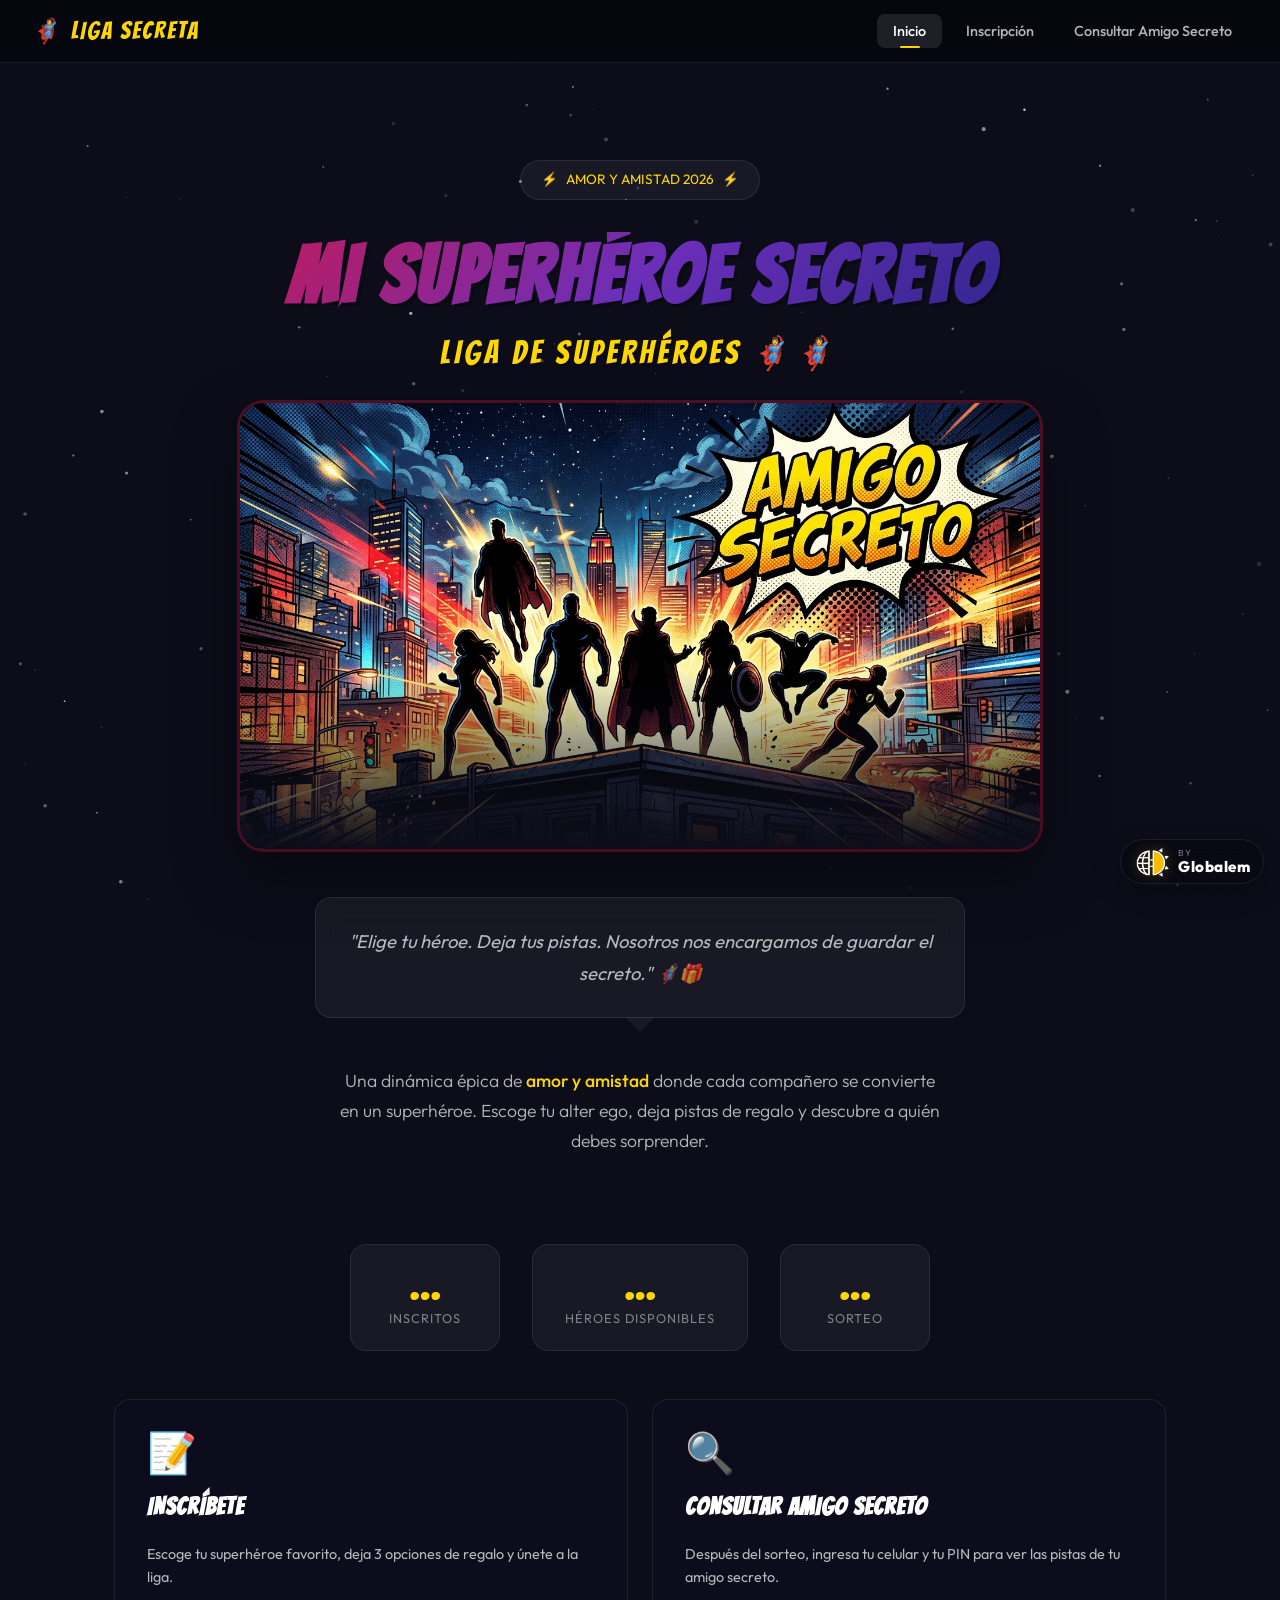
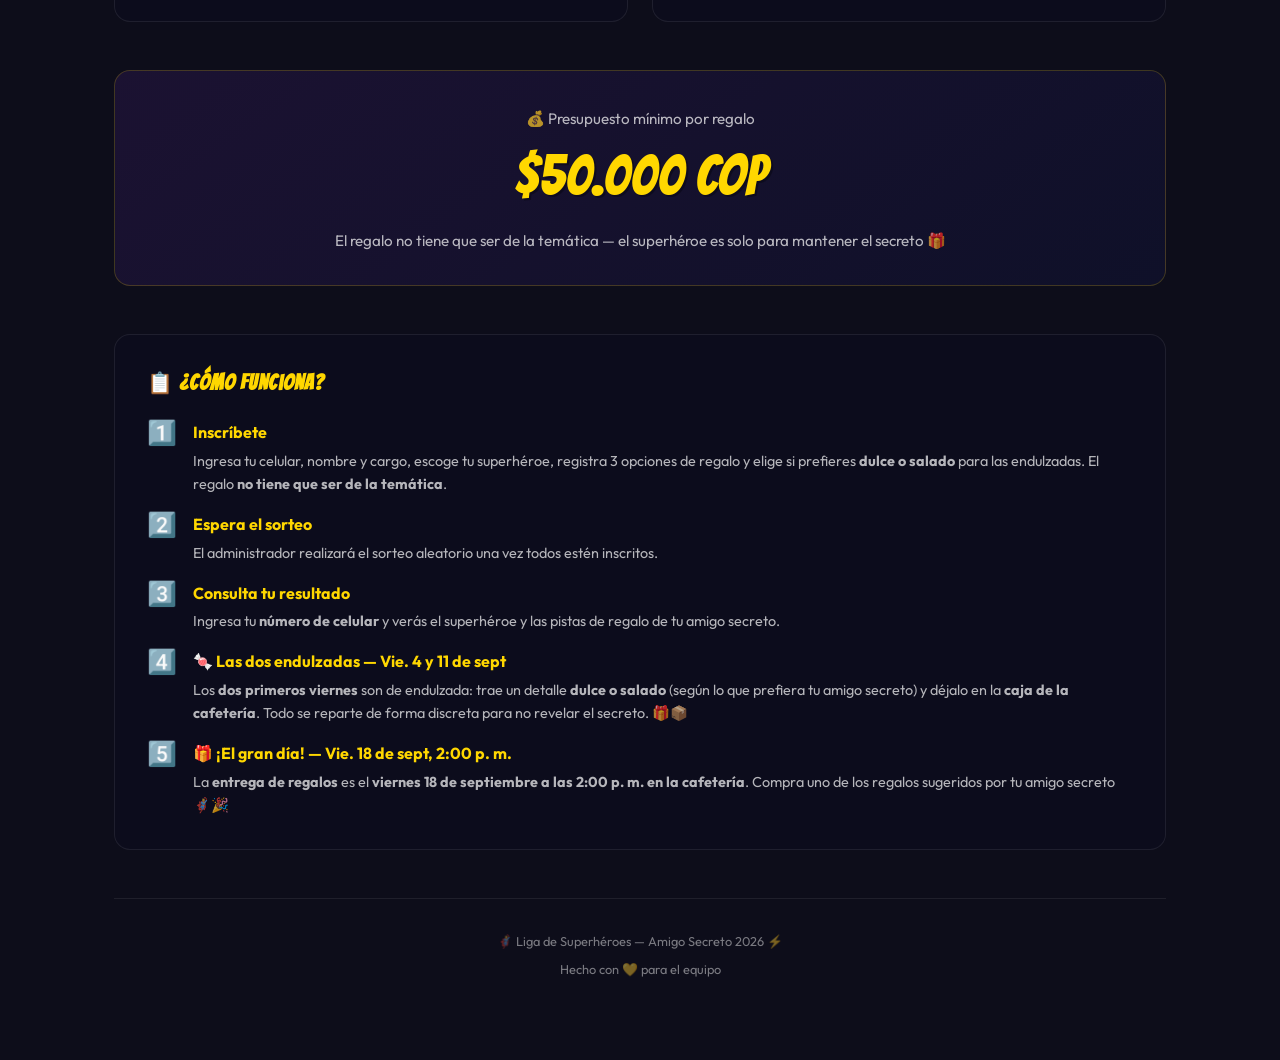
<file: index.html>
<!DOCTYPE html>
<html lang="es">

<head>
  <meta charset="UTF-8">
  <meta name="viewport" content="width=device-width, initial-scale=1.0">
  <meta name="description"
    content="Amigo Secreto Liga de Superhéroes — Elige tu héroe, deja tus pistas y nosotros guardamos el secreto. Dinámica de amor y amistad en la oficina.">
  <title>🦸 Liga de Superhéroes — Amigo Secreto</title>
  <link rel="stylesheet" href="css/styles.css">
  <link rel="icon"
    href="data:image/svg+xml,<svg xmlns='http://www.w3.org/2000/svg' viewBox='0 0 100 100'><text y='.9em' font-size='90'>🦸</text></svg>">
</head>

<body>
  <canvas id="star-canvas"></canvas>

  <!-- Navigation -->
  <nav class="nav" id="navbar">
    <a href="index.html" class="nav-brand">🦸 LIGA SECRETA</a>
    <button class="nav-hamburger" id="nav-toggle" aria-label="Menú">☰</button>
    <ul class="nav-links" id="nav-menu">
      <li><a href="index.html" class="active">Inicio</a></li>
      <li><a href="register.html">Inscripción</a></li>
      <li><a href="results.html">Consultar Amigo Secreto</a></li>
      <li><a href="admin.html">Admin</a></li>
    </ul>
  </nav>

  <!-- Sello Globalem -->
  <a class="brand-badge" href="https://globalem.co" target="_blank" rel="noopener" title="Globalem">
    <img src="img/globalem-logo.png" alt="Globalem">
    <span class="brand-badge-text">
      <span class="brand-badge-tag">by</span>
      <span class="brand-badge-name">Globalem</span>
    </span>
  </a>


  <div class="main-content">
    <div class="page-container">

      <!-- Hero Section -->
      <section class="hero" id="hero">
        <div class="hero-badge">
          <span>⚡</span>
          <span>AMOR Y AMISTAD 2026</span>
          <span>⚡</span>
        </div>

        <h1 class="hero-title">MI SUPERHÉROE SECRETO</h1>
        <p class="hero-subtitle">LIGA DE SUPERHÉROES 🦸‍♂️🦸‍♀️</p>

        <div class="hero-image-wrapper">
          <img src="img/hero-banner.jpg" alt="Liga de Superhéroes — Amigo Secreto" id="hero-image">
        </div>

        <div class="speech-bubble">
          <em>"Elige tu héroe. Deja tus pistas. Nosotros nos encargamos de guardar el secreto."</em> 🦸‍♂️🎁
        </div>

        <p class="hero-tagline">
          Una dinámica épica de <em>amor y amistad</em> donde cada compañero se convierte en un superhéroe.
          Escoge tu alter ego, deja pistas de regalo y descubre a quién debes sorprender.

        </p>
      </section>

      <!-- Stats -->
      <section class="stats-bar" id="stats-bar">
        <div class="stat-item">
          <span class="stat-number" id="stat-participants">…</span>
          <span class="stat-label">Inscritos</span>
        </div>
        <div class="stat-item">
          <span class="stat-number" id="stat-heroes">…</span>
          <span class="stat-label">Héroes Disponibles</span>
        </div>
        <div class="stat-item">
          <span class="stat-number" id="stat-drawn">…</span>
          <span class="stat-label">Sorteo</span>
        </div>
      </section>

      <!-- Action Cards -->
      <section class="action-cards" id="action-cards">
        <a href="register.html" class="action-card" id="card-register">
          <span class="action-card-icon">📝</span>
          <h2 class="action-card-title">INSCRÍBETE</h2>
          <p class="action-card-desc">Escoge tu superhéroe favorito, deja 3 opciones de regalo y únete a la liga.</p>
        </a>
        <a href="results.html" class="action-card" id="card-results">
          <span class="action-card-icon">🔍</span>
          <h2 class="action-card-title">CONSULTAR AMIGO SECRETO</h2>
          <p class="action-card-desc">Después del sorteo, ingresa tu celular y tu PIN para ver las pistas de tu amigo
            secreto.</p>
        </a>
        <a href="admin.html" class="action-card" id="card-admin">
          <span class="action-card-icon">🎯</span>
          <h2 class="action-card-title">PANEL DE ADMINISTRACIÓN</h2>
          <p class="action-card-desc">Gestiona participantes, realiza el sorteo y exporta los resultados.</p>
        </a>
      </section>

      <!-- Budget -->
      <section class="budget-banner" id="budget-section">
        <div class="budget-label">💰 Presupuesto mínimo por regalo</div>
        <div class="budget-amount" id="budget-amount">$50.000 COP</div>
        <div class="budget-label" style="margin-top: 0.5rem;">El regalo no tiene que ser de la temática — el superhéroe
          es solo para mantener el secreto 🎁</div>
      </section>

      <!-- How it works -->
      <section class="form-section" style="animation-delay: 1s;">
        <h2 class="form-section-title">📋 ¿Cómo funciona?</h2>
        <div style="display: grid; gap: 1rem;">
          <div style="display: flex; align-items: flex-start; gap: 1rem;">
            <span style="font-size: 1.5rem; line-height: 1;">1️⃣</span>
            <div>
              <strong style="color: var(--comic-gold);">Inscríbete</strong>
              <p style="color: var(--text-secondary); font-size: 0.9rem; margin-top: 0.25rem;">Ingresa tu celular,
                nombre y cargo, escoge tu superhéroe, registra 3 opciones de regalo y elige si prefieres <strong>dulce o
                  salado</strong> para las endulzadas. El regalo <strong>no tiene que ser de la temática</strong>.</p>
            </div>
          </div>
          <div style="display: flex; align-items: flex-start; gap: 1rem;">
            <span style="font-size: 1.5rem; line-height: 1;">2️⃣</span>
            <div>
              <strong style="color: var(--comic-gold);">Espera el sorteo</strong>
              <p style="color: var(--text-secondary); font-size: 0.9rem; margin-top: 0.25rem;">El administrador
                realizará el sorteo aleatorio una vez todos estén inscritos.</p>
            </div>
          </div>
          <div style="display: flex; align-items: flex-start; gap: 1rem;">
            <span style="font-size: 1.5rem; line-height: 1;">3️⃣</span>
            <div>
              <strong style="color: var(--comic-gold);">Consulta tu resultado</strong>
              <p style="color: var(--text-secondary); font-size: 0.9rem; margin-top: 0.25rem;">Ingresa tu <strong>número
                  de celular</strong> y verás el superhéroe y las pistas de regalo de tu amigo secreto.</p>
            </div>
          </div>
          <div style="display: flex; align-items: flex-start; gap: 1rem;">
            <span style="font-size: 1.5rem; line-height: 1;">4️⃣</span>
            <div>
              <strong style="color: var(--comic-gold);">🍬 Las dos endulzadas — Vie. 4 y 11 de sept</strong>
              <p style="color: var(--text-secondary); font-size: 0.9rem; margin-top: 0.25rem;">Los <strong>dos primeros
                  viernes</strong> son de endulzada: trae un detalle <strong>dulce o salado</strong> (según lo que
                prefiera tu amigo secreto) y déjalo en la <strong>caja de la cafetería</strong>. Todo se reparte de
                forma discreta para no revelar el secreto. 🎁📦</p>
            </div>
          </div>
          <div style="display: flex; align-items: flex-start; gap: 1rem;">
            <span style="font-size: 1.5rem; line-height: 1;">5️⃣</span>
            <div>
              <strong style="color: var(--comic-gold);">🎁 ¡El gran día! — Vie. 18 de sept, 2:00 p. m.</strong>
              <p style="color: var(--text-secondary); font-size: 0.9rem; margin-top: 0.25rem;">La <strong>entrega de
                  regalos</strong> es el <strong>viernes 18 de septiembre a las 2:00 p. m. en la cafetería</strong>.
                Compra uno de los regalos sugeridos por tu amigo secreto 🦸‍♂️🎉</p>
            </div>
          </div>
        </div>
      </section>

      <footer class="footer">
        <p>🦸 Liga de Superhéroes — Amigo Secreto 2026 ⚡</p>
        <p style="margin-top: 0.5rem;">Hecho con 💛 para el equipo</p>
      </footer>
    </div>
  </div>

  <script src="js/config.js"></script>
  <script src="js/app.js"></script>
  <script>
    // Update stats — usa funciones públicas que no exponen datos personales
    document.addEventListener('DOMContentLoaded', async () => {
      // Mobile nav toggle
      const toggle = document.getElementById('nav-toggle');
      const menu = document.getElementById('nav-menu');
      toggle.addEventListener('click', () => {
        menu.classList.toggle('show');
      });

      try {
        const count = await getParticipantCount();
        const takenHeroes = await getTakenHeroes();
        const drawDone = await isDrawDone();

        document.getElementById('stat-participants').textContent = count;
        document.getElementById('stat-heroes').textContent = HEROES.length - takenHeroes.length;
        document.getElementById('stat-drawn').textContent = drawDone ? '✅' : '❌';
      } catch (e) {
        // Si la base de datos no responde, dejamos los valores por defecto
        console.error('No se pudieron cargar las estadísticas:', e);
      }
    });
  </script>
</body>

</html>
</file>
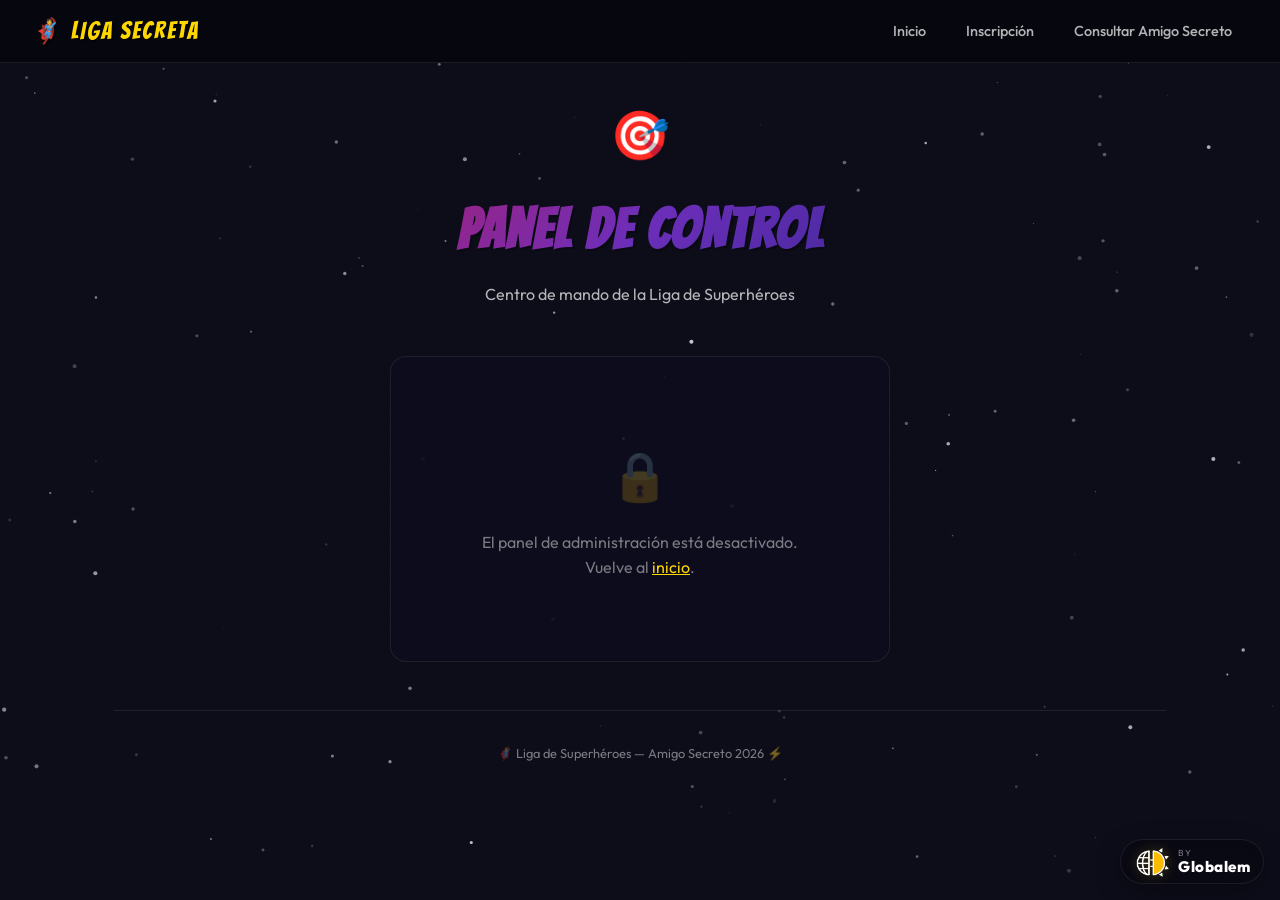
<file: admin.html>
<!DOCTYPE html>
<html lang="es">
<head>
  <meta charset="UTF-8">
  <meta name="viewport" content="width=device-width, initial-scale=1.0">
  <meta name="description" content="Panel de administración — Sorteo del Amigo Secreto Liga de Superhéroes">
  <title>🎯 Admin — Liga de Superhéroes</title>
  <link rel="stylesheet" href="css/styles.css">
  <link rel="icon" href="data:image/svg+xml,<svg xmlns='http://www.w3.org/2000/svg' viewBox='0 0 100 100'><text y='.9em' font-size='90'>🎯</text></svg>">
</head>
<body>
  <canvas id="star-canvas"></canvas>

  <nav class="nav" id="navbar">
    <a href="index.html" class="nav-brand">🦸 LIGA SECRETA</a>
    <button class="nav-hamburger" id="nav-toggle" aria-label="Menú">☰</button>
    <ul class="nav-links" id="nav-menu">
      <li><a href="index.html">Inicio</a></li>
      <li><a href="register.html">Inscripción</a></li>
      <li><a href="results.html">Consultar Amigo Secreto</a></li>
      <li><a href="admin.html" class="active">Admin</a></li>
    </ul>
  </nav>

  <!-- Sello Globalem -->
  <a class="brand-badge" href="https://globalem.co" target="_blank" rel="noopener" title="Globalem">
    <img src="img/globalem-logo.png" alt="Globalem">
    <span class="brand-badge-text">
      <span class="brand-badge-tag">by</span>
      <span class="brand-badge-name">Globalem</span>
    </span>
  </a>


  <div class="main-content">
    <div class="page-container">

      <!-- Page Header -->
      <div class="page-header">
        <span class="page-header-icon">🎯</span>
        <h1>PANEL DE CONTROL</h1>
        <p>Centro de mando de la Liga de Superhéroes</p>
      </div>

      <!-- Login Gate -->
      <div id="admin-login-section">
        <div class="form-section admin-login">
          <h3 class="form-section-title">🔐 Acceso Restringido</h3>
          <p style="color: var(--text-secondary); font-size: 0.9rem; margin-bottom: 1.25rem;">
            Ingresa la contraseña de administrador para continuar.
          </p>
          <div class="form-group" id="group-password">
            <label class="form-label" for="field-password">Contraseña</label>
            <input type="password" class="form-input" id="field-password" placeholder="Contraseña de admin">
            <div class="form-error" id="error-password">Contraseña incorrecta</div>
          </div>
          <button class="btn btn-primary btn-block" id="btn-login" style="margin-top: 1rem;">
            🔓 Ingresar
          </button>
        </div>
      </div>

      <!-- Admin Panel (hidden until login) -->
      <div id="admin-panel" style="display: none;">

        <!-- Participants Section -->
        <div class="form-section">
          <h3 class="form-section-title">👥 Participantes Inscritos (<span id="participant-count">0</span>)</h3>

          <div id="participants-list">
            <!-- Populated by JS -->
          </div>
        </div>

        <!-- Actions -->
        <div class="admin-actions" id="admin-actions">
          <button class="btn btn-gold" id="btn-draw" title="Realizar sorteo">
            🎲 REALIZAR SORTEO
          </button>
          <button class="btn btn-outline" id="btn-export" title="Exportar CSV">
            📊 Exportar CSV
          </button>
          <button class="btn btn-danger" id="btn-reset" title="Reiniciar todo">
            🗑️ Reiniciar Todo
          </button>
        </div>

        <!-- Draw Results (if available) -->
        <div id="draw-results-section" style="display: none;">
          <div class="form-section">
            <h3 class="form-section-title">🎯 Resultados del Sorteo</h3>
            <p style="color: var(--text-muted); font-size: 0.85rem; margin-bottom: 0.5rem;" id="draw-date"></p>
            <div class="draw-results-grid" id="draw-results-grid">
              <!-- Populated by JS -->
            </div>
          </div>
        </div>

      </div>

      <footer class="footer">
        <p>🦸 Liga de Superhéroes — Amigo Secreto 2026 ⚡</p>
      </footer>
    </div>
  </div>

  <script src="js/config.js"></script>
  <script src="js/app.js"></script>
  <script src="js/admin.js"></script>
</body>
</html>
</file>
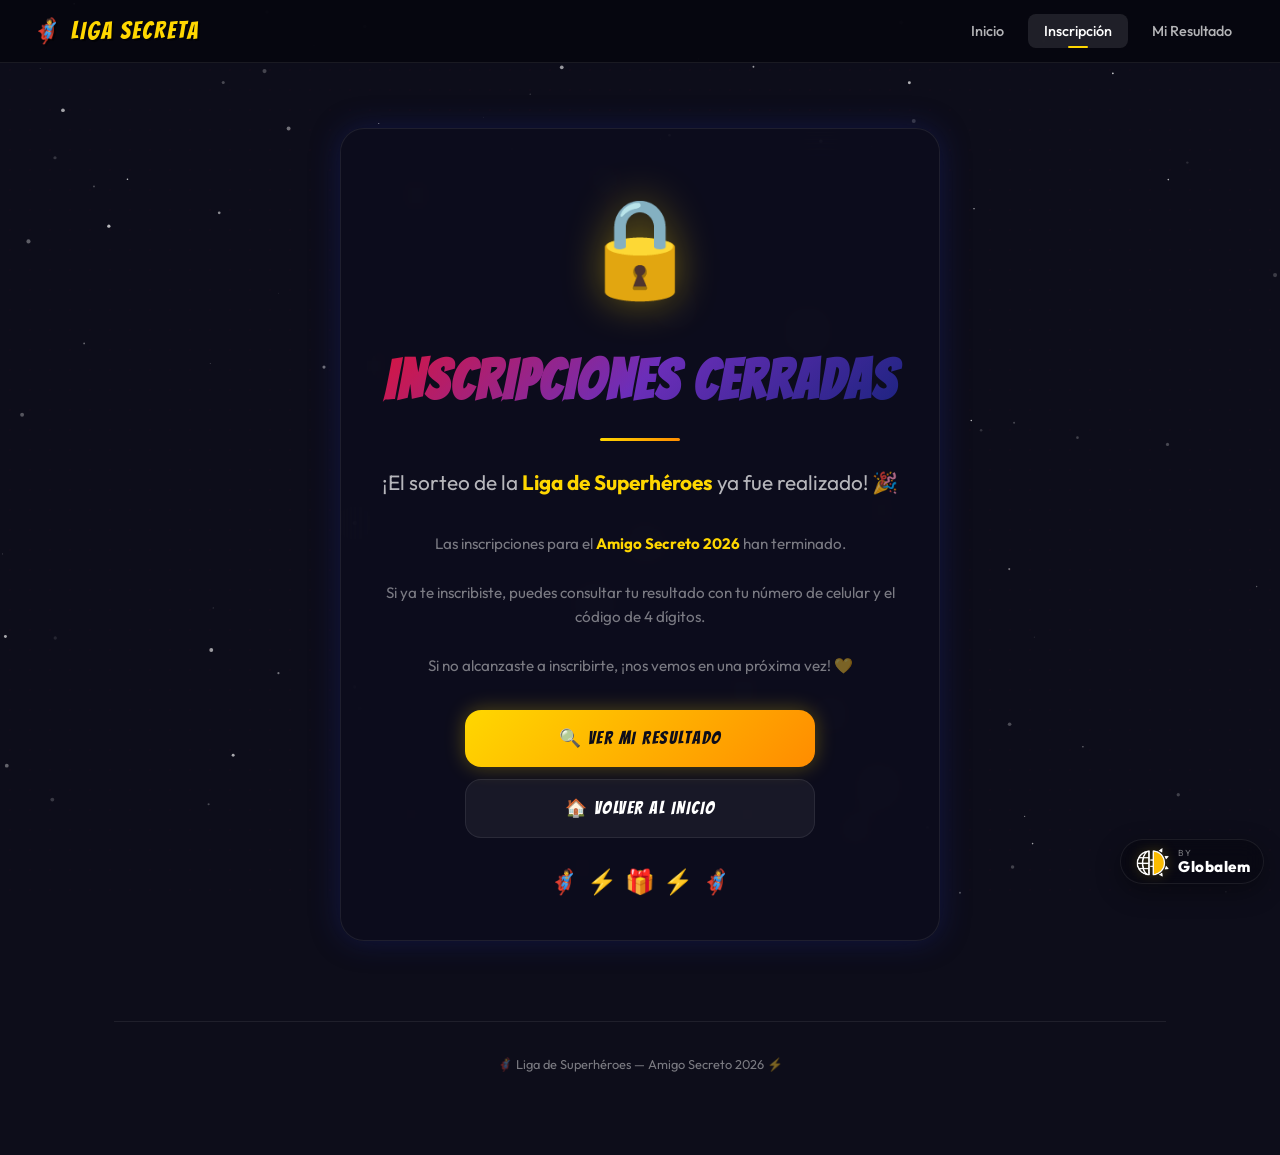
<file: register.html>
<!DOCTYPE html>
<html lang="es">
<head>
  <meta charset="UTF-8">
  <meta name="viewport" content="width=device-width, initial-scale=1.0">
  <meta name="description" content="Inscripciones cerradas — Amigo Secreto Liga de Superhéroes. El sorteo ya fue realizado.">
  <title>📝 Inscripciones Cerradas — Liga de Superhéroes</title>
  <link rel="stylesheet" href="css/styles.css">
  <link rel="icon" href="data:image/svg+xml,<svg xmlns='http://www.w3.org/2000/svg' viewBox='0 0 100 100'><text y='.9em' font-size='90'>🔒</text></svg>">
  <style>
    .closed-container {
      display: flex;
      flex-direction: column;
      align-items: center;
      justify-content: center;
      min-height: 60vh;
      text-align: center;
      padding: 2rem;
    }

    .closed-icon {
      font-size: 6rem;
      margin-bottom: 1.5rem;
      animation: pulse-glow 2s ease-in-out infinite;
      filter: drop-shadow(0 0 20px rgba(255, 215, 0, 0.4));
    }

    @keyframes pulse-glow {
      0%, 100% { transform: scale(1); opacity: 1; }
      50% { transform: scale(1.1); opacity: 0.85; }
    }

    .closed-title {
      font-family: var(--font-comic);
      font-size: clamp(2rem, 5vw, 3.5rem);
      background: var(--gradient-hero);
      -webkit-background-clip: text;
      -webkit-text-fill-color: transparent;
      background-clip: text;
      letter-spacing: 2px;
      margin-bottom: 1rem;
      line-height: 1.2;
    }

    .closed-subtitle {
      font-family: var(--font-body);
      font-size: clamp(1rem, 2.5vw, 1.3rem);
      color: var(--text-secondary);
      max-width: 550px;
      line-height: 1.7;
      margin-bottom: 2rem;
    }

    .closed-card {
      background: var(--surface-card);
      border: 1px solid var(--surface-card-border);
      border-radius: var(--border-radius-lg);
      padding: 2.5rem 2rem;
      max-width: 600px;
      width: 100%;
      backdrop-filter: blur(16px);
      box-shadow: var(--shadow-glow-blue);
      animation: fadeSlideUp 0.8s ease-out both;
    }

    @keyframes fadeSlideUp {
      from {
        opacity: 0;
        transform: translateY(30px);
      }
      to {
        opacity: 1;
        transform: translateY(0);
      }
    }

    .closed-divider {
      width: 80px;
      height: 3px;
      background: var(--gradient-gold);
      border-radius: 2px;
      margin: 1.5rem auto;
    }

    .closed-message {
      font-family: var(--font-body);
      font-size: 0.95rem;
      color: var(--text-muted);
      line-height: 1.6;
      margin-bottom: 2rem;
    }

    .closed-message strong {
      color: var(--comic-gold);
    }

    .closed-actions {
      display: flex;
      flex-direction: column;
      gap: 0.75rem;
      width: 100%;
      max-width: 350px;
      margin: 0 auto;
    }

    .closed-btn {
      display: inline-flex;
      align-items: center;
      justify-content: center;
      gap: 0.5rem;
      padding: 0.9rem 1.5rem;
      border-radius: var(--border-radius);
      font-family: var(--font-comic);
      font-size: 1.1rem;
      letter-spacing: 1.5px;
      text-decoration: none;
      transition: all 0.3s ease;
      cursor: pointer;
      border: none;
    }

    .closed-btn-primary {
      background: var(--gradient-gold);
      color: #0d0d1a;
      box-shadow: var(--shadow-glow-gold);
    }

    .closed-btn-primary:hover {
      transform: translateY(-2px);
      box-shadow: 0 0 30px rgba(255, 215, 0, 0.5);
    }

    .closed-btn-secondary {
      background: var(--surface-glass);
      color: var(--text-primary);
      border: 1px solid var(--surface-card-border);
    }

    .closed-btn-secondary:hover {
      background: var(--surface-glass-hover);
      transform: translateY(-2px);
    }

    .closed-emoji-row {
      display: flex;
      justify-content: center;
      gap: 0.5rem;
      font-size: 1.5rem;
      margin-top: 1.5rem;
      animation: fadeSlideUp 1.2s ease-out both;
    }

    .closed-emoji-row span {
      animation: float 3s ease-in-out infinite;
    }

    .closed-emoji-row span:nth-child(2) { animation-delay: 0.3s; }
    .closed-emoji-row span:nth-child(3) { animation-delay: 0.6s; }
    .closed-emoji-row span:nth-child(4) { animation-delay: 0.9s; }
    .closed-emoji-row span:nth-child(5) { animation-delay: 1.2s; }

    @keyframes float {
      0%, 100% { transform: translateY(0); }
      50% { transform: translateY(-8px); }
    }
  </style>
</head>
<body>
  <canvas id="star-canvas"></canvas>

  <nav class="nav" id="navbar">
    <a href="index.html" class="nav-brand">🦸 LIGA SECRETA</a>
    <button class="nav-hamburger" id="nav-toggle" aria-label="Menú">☰</button>
    <ul class="nav-links" id="nav-menu">
      <li><a href="index.html">Inicio</a></li>
      <li><a href="register.html" class="active">Inscripción</a></li>
      <li><a href="results.html">Mi Resultado</a></li>
      <li><a href="admin.html">Admin</a></li>
    </ul>
  </nav>

  <!-- Sello Globalem -->
  <a class="brand-badge" href="https://globalem.co" target="_blank" rel="noopener" title="Globalem">
    <img src="img/globalem-logo.png" alt="Globalem">
    <span class="brand-badge-text">
      <span class="brand-badge-tag">by</span>
      <span class="brand-badge-name">Globalem</span>
    </span>
  </a>


  <div class="main-content">
    <div class="page-container">

      <div class="closed-container">
        <div class="closed-card">
          <div class="closed-icon">🔒</div>
          <h1 class="closed-title">INSCRIPCIONES CERRADAS</h1>

          <div class="closed-divider"></div>

          <p class="closed-subtitle">
            ¡El sorteo de la <strong style="color: var(--comic-gold);">Liga de Superhéroes</strong> ya fue realizado! 🎉
          </p>

          <p class="closed-message">
            Las inscripciones para el <strong>Amigo Secreto 2026</strong> han terminado.
            <br><br>
            Si ya te inscribiste, puedes consultar tu resultado con tu número de celular y el código de 4 dígitos.
            <br><br>
            Si no alcanzaste a inscribirte, ¡nos vemos en una próxima vez! 💛
          </p>

          <div class="closed-actions">
            <a href="results.html" class="closed-btn closed-btn-primary" id="btn-see-results">
              🔍 VER MI RESULTADO
            </a>
            <a href="index.html" class="closed-btn closed-btn-secondary" id="btn-back-home">
              🏠 VOLVER AL INICIO
            </a>
          </div>

          <div class="closed-emoji-row">
            <span>🦸‍♂️</span>
            <span>⚡</span>
            <span>🎁</span>
            <span>⚡</span>
            <span>🦸‍♀️</span>
          </div>
        </div>
      </div>

      <footer class="footer">
        <p>🦸 Liga de Superhéroes — Amigo Secreto 2026 ⚡</p>
      </footer>
    </div>
  </div>

  <script src="js/config.js"></script>
  <script src="js/app.js"></script>
  <script>
    document.addEventListener('DOMContentLoaded', () => {
      // Mobile nav toggle
      const toggle = document.getElementById('nav-toggle');
      const menu = document.getElementById('nav-menu');
      toggle.addEventListener('click', () => {
        menu.classList.toggle('show');
      });
    });
  </script>
</body>
</html>
</file>
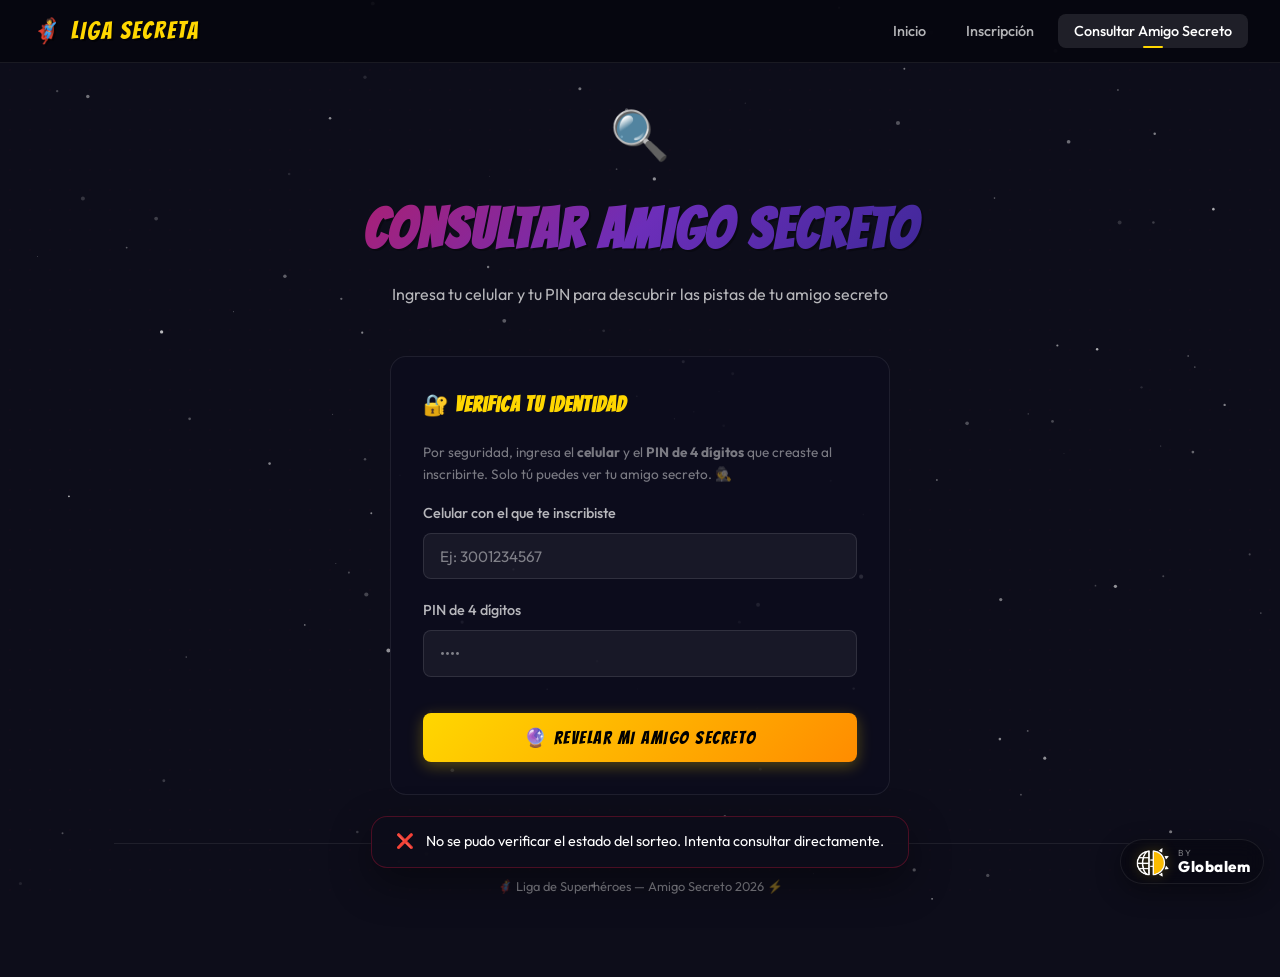
<file: results.html>
<!DOCTYPE html>
<html lang="es">

<head>
  <meta charset="UTF-8">
  <meta name="viewport" content="width=device-width, initial-scale=1.0">
  <meta name="description"
    content="Consulta tu resultado — Amigo Secreto Liga de Superhéroes. Descubre las pistas de tu amigo secreto.">
  <title>🔍 Consultar Amigo Secreto — Liga de Superhéroes</title>
  <link rel="stylesheet" href="css/styles.css">
  <link rel="icon"
    href="data:image/svg+xml,<svg xmlns='http://www.w3.org/2000/svg' viewBox='0 0 100 100'><text y='.9em' font-size='90'>🔍</text></svg>">
</head>

<body>
  <canvas id="star-canvas"></canvas>

  <nav class="nav" id="navbar">
    <a href="index.html" class="nav-brand">🦸 LIGA SECRETA</a>
    <button class="nav-hamburger" id="nav-toggle" aria-label="Menú">☰</button>
    <ul class="nav-links" id="nav-menu">
      <li><a href="index.html">Inicio</a></li>
      <li><a href="register.html">Inscripción</a></li>
      <li><a href="results.html" class="active">Consultar Amigo Secreto</a></li>
      <li><a href="admin.html">Admin</a></li>
    </ul>
  </nav>

  <!-- Sello Globalem -->
  <a class="brand-badge" href="https://globalem.co" target="_blank" rel="noopener" title="Globalem">
    <img src="img/globalem-logo.png" alt="Globalem">
    <span class="brand-badge-text">
      <span class="brand-badge-tag">by</span>
      <span class="brand-badge-name">Globalem</span>
    </span>
  </a>


  <div class="main-content">
    <div class="page-container">

      <!-- Page Header -->
      <div class="page-header">
        <span class="page-header-icon">🔍</span>
        <h1>CONSULTAR AMIGO SECRETO</h1>
        <p>Ingresa tu celular y tu PIN para descubrir las pistas de tu amigo secreto</p>
      </div>

      <!-- Search Section (hidden until we confirm the draw was done) -->
      <div id="search-section" style="display: none;">
        <div class="form-section" style="max-width: 500px; margin: 0 auto;">
          <h3 class="form-section-title">🔐 Verifica tu identidad</h3>
          <p style="color: var(--text-muted); font-size: 0.85rem; margin-bottom: 1rem;">
            Por seguridad, ingresa el <strong>celular</strong> y el <strong>PIN de 4 dígitos</strong> que creaste al
            inscribirte. Solo tú puedes ver tu amigo secreto. 🕵️
          </p>
          <div class="form-group" id="group-search-celular">
            <label class="form-label" for="field-search-celular">Celular con el que te inscribiste</label>
            <input type="tel" class="form-input" id="field-search-celular" placeholder="Ej: 3001234567" maxlength="15"
              inputmode="tel" autocomplete="tel">
          </div>
          <div class="form-group" id="group-search-pin">
            <label class="form-label" for="field-search-pin">PIN de 4 dígitos</label>
            <input type="password" class="form-input" id="field-search-pin" placeholder="••••" maxlength="4"
              inputmode="numeric" autocomplete="off">
            <div class="form-error" id="error-search">Celular o PIN incorrectos. Verifica los datos con los que te
              inscribiste.</div>
          </div>
          <button class="btn btn-gold btn-block" id="btn-search" style="margin-top: 1rem;">
            🔮 REVELAR MI AMIGO SECRETO
          </button>
        </div>
      </div>

      <!-- Loading (while we check if the draw is done) -->
      <div id="loading-section">
        <div class="form-section" style="max-width: 500px; margin: 0 auto; text-align: center;">
          <div class="empty-state">
            <div class="empty-state-icon">⏳</div>
            <div class="empty-state-text">Consultando el estado del sorteo…</div>
          </div>
        </div>
      </div>

      <!-- Result Section (hidden) -->
      <div id="result-section" style="display: none;">
        <!-- Populated by JS -->
      </div>

      <!-- No Draw Message (hidden) -->
      <div id="no-draw-section" style="display: none;">
        <div class="form-section" style="max-width: 500px; margin: 0 auto; text-align: center;">
          <div class="empty-state">
            <div class="empty-state-icon">⏳</div>
            <div class="empty-state-text">
              El sorteo aún no se ha realizado.<br>
              Espera a que el administrador lo ejecute. ¡Paciencia, héroe!
            </div>
          </div>
        </div>
      </div>

      <footer class="footer">
        <p>🦸 Liga de Superhéroes — Amigo Secreto 2026 ⚡</p>
      </footer>
    </div>
  </div>

  <script src="js/config.js"></script>
  <script src="js/app.js"></script>
  <script src="js/results.js"></script>
</body>

</html>
</file>
<file: css/styles.css>
/* ============================================================
   STYLES.CSS — Temática de Cómic para Amigo Secreto
   ============================================================ */

/* ─── Google Fonts ─── */
@import url('https://fonts.googleapis.com/css2?family=Bangers&family=Outfit:wght@300;400;500;600;700&display=swap');

/* ─── CSS Variables ─── */
:root {
  /* Primary palette */
  --comic-red: #DC143C;
  --comic-blue: #1A237E;
  --comic-gold: #FFD700;
  --comic-dark: #0d0d1a;
  --comic-darker: #07070f;
  --comic-purple: #6C2EB9;
  --comic-cyan: #00E5FF;
  --comic-green: #00E676;

  /* Surface colors */
  --surface-glass: rgba(255, 255, 255, 0.05);
  --surface-glass-hover: rgba(255, 255, 255, 0.1);
  --surface-card: rgba(13, 13, 30, 0.85);
  --surface-card-border: rgba(255, 255, 255, 0.08);

  /* Text */
  --text-primary: #ffffff;
  --text-secondary: rgba(255, 255, 255, 0.7);
  --text-muted: rgba(255, 255, 255, 0.45);

  /* Gradients */
  --gradient-hero: linear-gradient(135deg, #DC143C 0%, #6C2EB9 50%, #1A237E 100%);
  --gradient-gold: linear-gradient(135deg, #FFD700 0%, #FF8C00 100%);
  --gradient-card: linear-gradient(145deg, rgba(108, 46, 185, 0.15), rgba(26, 35, 126, 0.15));

  /* Shadows */
  --shadow-comic: 4px 4px 0px rgba(0, 0, 0, 0.8);
  --shadow-glow-red: 0 0 30px rgba(220, 20, 60, 0.3);
  --shadow-glow-blue: 0 0 30px rgba(26, 35, 126, 0.4);
  --shadow-glow-gold: 0 0 20px rgba(255, 215, 0, 0.3);

  /* Borders */
  --border-comic: 3px solid #000;
  --border-radius: 16px;
  --border-radius-sm: 8px;
  --border-radius-lg: 24px;

  /* Font */
  --font-comic: 'Bangers', cursive;
  --font-body: 'Outfit', sans-serif;

  /* Transitions */
  --transition-fast: 0.2s cubic-bezier(0.4, 0, 0.2, 1);
  --transition-medium: 0.4s cubic-bezier(0.4, 0, 0.2, 1);
  --transition-bounce: 0.5s cubic-bezier(0.68, -0.55, 0.265, 1.55);
}

/* ─── Reset & Base ─── */
*,
*::before,
*::after {
  margin: 0;
  padding: 0;
  box-sizing: border-box;
}

html {
  scroll-behavior: smooth;
  font-size: 16px;
}

body {
  font-family: var(--font-body);
  background-color: var(--comic-dark);
  color: var(--text-primary);
  min-height: 100vh;
  overflow-x: hidden;
  line-height: 1.6;
}

/* ─── Star Canvas Background ─── */
#star-canvas {
  position: fixed;
  top: 0;
  left: 0;
  width: 100%;
  height: 100%;
  z-index: 0;
  pointer-events: none;
}

/* ─── Halftone background overlay ─── */
body::before {
  content: '';
  position: fixed;
  top: 0;
  left: 0;
  width: 100%;
  height: 100%;
  background-image:
    radial-gradient(circle, rgba(220, 20, 60, 0.03) 1px, transparent 1px);
  background-size: 20px 20px;
  z-index: 1;
  pointer-events: none;
}

/* ─── Main Content ─── */
.main-content {
  position: relative;
  z-index: 2;
  min-height: 100vh;
}

/* ─── Navigation ─── */
.nav {
  position: fixed;
  top: 0;
  left: 0;
  right: 0;
  z-index: 100;
  padding: 0.75rem 2rem;
  background: rgba(7, 7, 15, 0.85);
  backdrop-filter: blur(20px);
  -webkit-backdrop-filter: blur(20px);
  border-bottom: 1px solid var(--surface-card-border);
  display: flex;
  align-items: center;
  justify-content: space-between;
}

.nav-brand {
  font-family: var(--font-comic);
  font-size: 1.5rem;
  color: var(--comic-gold);
  text-decoration: none;
  letter-spacing: 2px;
  text-shadow: 2px 2px 0px rgba(0, 0, 0, 0.5);
  transition: var(--transition-fast);
}

.nav-brand:hover {
  color: #fff;
  text-shadow: 0 0 15px var(--comic-gold);
}

.nav-links {
  display: flex;
  gap: 0.5rem;
  list-style: none;
}

.nav-links a {
  color: var(--text-secondary);
  text-decoration: none;
  padding: 0.5rem 1rem;
  border-radius: var(--border-radius-sm);
  font-weight: 500;
  font-size: 0.9rem;
  transition: var(--transition-fast);
  position: relative;
}

.nav-links a:hover,
.nav-links a.active {
  color: var(--text-primary);
  background: var(--surface-glass-hover);
}

.nav-links a.active::after {
  content: '';
  position: absolute;
  bottom: 0;
  left: 50%;
  transform: translateX(-50%);
  width: 20px;
  height: 2px;
  background: var(--comic-gold);
  border-radius: 1px;
}

.nav-hamburger {
  display: none;
  background: none;
  border: none;
  color: var(--text-primary);
  font-size: 1.5rem;
  cursor: pointer;
  padding: 0.5rem;
}

/* ─── Page Container ─── */
.page-container {
  max-width: 1100px;
  margin: 0 auto;
  padding: 6rem 1.5rem 3rem;
}

/* ─── Hero Section (Landing) ─── */
.hero {
  text-align: center;
  padding: 4rem 0 3rem;
  animation: heroEntrance 1s ease-out;
}

@keyframes heroEntrance {
  from {
    opacity: 0;
    transform: scale(0.9) translateY(30px);
  }

  to {
    opacity: 1;
    transform: scale(1) translateY(0);
  }
}

.hero-badge {
  display: inline-flex;
  align-items: center;
  gap: 0.5rem;
  background: var(--surface-glass);
  border: 1px solid var(--surface-card-border);
  border-radius: 50px;
  padding: 0.5rem 1.25rem;
  font-size: 0.85rem;
  color: var(--comic-gold);
  margin-bottom: 2rem;
  animation: float 3s ease-in-out infinite;
}

@keyframes float {

  0%,
  100% {
    transform: translateY(0);
  }

  50% {
    transform: translateY(-6px);
  }
}

.hero-title {
  font-family: var(--font-comic);
  font-size: clamp(2.5rem, 7vw, 5rem);
  letter-spacing: 3px;
  line-height: 1.1;
  margin-bottom: 0.5rem;
  background: var(--gradient-hero);
  -webkit-background-clip: text;
  background-clip: text;
  -webkit-text-fill-color: transparent;
  text-shadow: none;
  filter: drop-shadow(3px 3px 0px rgba(0, 0, 0, 0.3));
}

.hero-subtitle {
  font-family: var(--font-comic);
  font-size: clamp(1.2rem, 3vw, 2rem);
  color: var(--comic-gold);
  letter-spacing: 4px;
  margin-bottom: 1.5rem;
  text-shadow: 2px 2px 0px rgba(0, 0, 0, 0.4);
}

.hero-tagline {
  font-size: 1.1rem;
  color: var(--text-secondary);
  max-width: 600px;
  margin: 0 auto 2.5rem;
  line-height: 1.7;
  font-weight: 300;
}

.hero-tagline em {
  color: var(--comic-gold);
  font-style: normal;
  font-weight: 500;
}

.hero-image-wrapper {
  position: relative;
  max-width: 800px;
  margin: 0 auto 3rem;
  border-radius: var(--border-radius-lg);
  overflow: hidden;
  box-shadow:
    0 0 0 3px rgba(220, 20, 60, 0.3),
    0 25px 60px rgba(0, 0, 0, 0.5);
  animation: imageGlow 4s ease-in-out infinite alternate;
}

@keyframes imageGlow {
  from {
    box-shadow: 0 0 0 3px rgba(220, 20, 60, 0.3), 0 25px 60px rgba(0, 0, 0, 0.5);
  }

  to {
    box-shadow: 0 0 0 3px rgba(108, 46, 185, 0.4), 0 25px 60px rgba(0, 0, 0, 0.5), 0 0 50px rgba(108, 46, 185, 0.15);
  }
}

.hero-image-wrapper img {
  width: 100%;
  display: block;
}

.hero-image-wrapper::after {
  content: '';
  position: absolute;
  inset: 0;
  background: linear-gradient(to bottom, transparent 60%, var(--comic-dark));
  pointer-events: none;
}

/* ─── Speech Bubble ─── */
.speech-bubble {
  position: relative;
  background: var(--surface-glass);
  backdrop-filter: blur(15px);
  -webkit-backdrop-filter: blur(15px);
  border: 1px solid var(--surface-card-border);
  border-radius: var(--border-radius);
  padding: 1.75rem 2rem;
  max-width: 650px;
  margin: 0 auto 3rem;
  font-size: 1.15rem;
  font-style: italic;
  color: var(--text-secondary);
  line-height: 1.7;
  animation: fadeInUp 0.8s ease-out 0.3s backwards;
}

.speech-bubble::after {
  content: '';
  position: absolute;
  bottom: -15px;
  left: 50%;
  transform: translateX(-50%);
  border-left: 15px solid transparent;
  border-right: 15px solid transparent;
  border-top: 15px solid rgba(255, 255, 255, 0.05);
}

/* ─── Stats Bar ─── */
.stats-bar {
  display: flex;
  justify-content: center;
  gap: 2rem;
  flex-wrap: wrap;
  margin-bottom: 3rem;
  animation: fadeInUp 0.8s ease-out 0.5s backwards;
}

.stat-item {
  text-align: center;
  padding: 1.25rem 2rem;
  background: var(--surface-glass);
  backdrop-filter: blur(10px);
  border: 1px solid var(--surface-card-border);
  border-radius: var(--border-radius);
  min-width: 150px;
  transition: var(--transition-medium);
}

.stat-item:hover {
  background: var(--surface-glass-hover);
  transform: translateY(-3px);
  box-shadow: var(--shadow-glow-blue);
}

.stat-number {
  font-family: var(--font-comic);
  font-size: 2.5rem;
  color: var(--comic-gold);
  display: block;
  line-height: 1;
}

.stat-label {
  font-size: 0.8rem;
  color: var(--text-muted);
  text-transform: uppercase;
  letter-spacing: 1px;
  margin-top: 0.5rem;
}

/* ─── Action Cards (Landing) ─── */
.action-cards {
  display: grid;
  grid-template-columns: repeat(auto-fit, minmax(280px, 1fr));
  gap: 1.5rem;
  margin-bottom: 3rem;
  animation: fadeInUp 0.8s ease-out 0.7s backwards;
}

.action-card {
  position: relative;
  background: var(--surface-card);
  border: 1px solid var(--surface-card-border);
  border-radius: var(--border-radius);
  padding: 2rem;
  text-decoration: none;
  color: inherit;
  transition: var(--transition-medium);
  overflow: hidden;
  display: flex;
  flex-direction: column;
  gap: 1rem;
}

.action-card::before {
  content: '';
  position: absolute;
  top: 0;
  left: 0;
  right: 0;
  height: 3px;
  background: var(--gradient-hero);
  opacity: 0;
  transition: var(--transition-medium);
}

.action-card:hover {
  transform: translateY(-5px);
  border-color: rgba(220, 20, 60, 0.3);
  box-shadow: var(--shadow-glow-red);
}

.action-card:hover::before {
  opacity: 1;
}

.action-card-icon {
  font-size: 2.5rem;
  line-height: 1;
}

.action-card-title {
  font-family: var(--font-comic);
  font-size: 1.5rem;
  letter-spacing: 1px;
  color: var(--text-primary);
}

.action-card-desc {
  color: var(--text-secondary);
  font-size: 0.9rem;
  line-height: 1.6;
}

/* ─── Budget Banner ─── */
.budget-banner {
  background: var(--gradient-card);
  border: 1px solid rgba(255, 215, 0, 0.2);
  border-radius: var(--border-radius);
  padding: 2rem;
  text-align: center;
  margin-bottom: 3rem;
  animation: fadeInUp 0.8s ease-out 0.9s backwards;
}

.budget-amount {
  font-family: var(--font-comic);
  font-size: clamp(2rem, 5vw, 3.5rem);
  color: var(--comic-gold);
  text-shadow: 2px 2px 0 rgba(0, 0, 0, 0.3);
}

.budget-label {
  color: var(--text-secondary);
  font-size: 0.95rem;
  margin-top: 0.25rem;
}

/* ─── Page Header ─── */
.page-header {
  text-align: center;
  margin-bottom: 3rem;
  animation: heroEntrance 0.8s ease-out;
}

.page-header-icon {
  font-size: 3rem;
  display: block;
  margin-bottom: 0.75rem;
}

.page-header h1 {
  font-family: var(--font-comic);
  font-size: clamp(2rem, 5vw, 3.5rem);
  letter-spacing: 2px;
  background: var(--gradient-hero);
  -webkit-background-clip: text;
  background-clip: text;
  -webkit-text-fill-color: transparent;
  filter: drop-shadow(2px 2px 0px rgba(0, 0, 0, 0.3));
  margin-bottom: 0.5rem;
}

.page-header p {
  color: var(--text-secondary);
  font-size: 1rem;
  max-width: 500px;
  margin: 0 auto;
}

/* ─── Form Styles ─── */
.form-container {
  max-width: 700px;
  margin: 0 auto;
}

.form-section {
  background: var(--surface-card);
  border: 1px solid var(--surface-card-border);
  border-radius: var(--border-radius);
  padding: 2rem;
  margin-bottom: 1.5rem;
  animation: fadeInUp 0.6s ease-out backwards;
}

.form-section:nth-child(2) {
  animation-delay: 0.1s;
}

.form-section:nth-child(3) {
  animation-delay: 0.2s;
}

.form-section:nth-child(4) {
  animation-delay: 0.3s;
}

.form-section:nth-child(5) {
  animation-delay: 0.4s;
}

.form-section:nth-child(6) {
  animation-delay: 0.5s;
}

.form-section-title {
  font-family: var(--font-comic);
  font-size: 1.3rem;
  letter-spacing: 1px;
  margin-bottom: 1.25rem;
  color: var(--comic-gold);
  display: flex;
  align-items: center;
  gap: 0.5rem;
}

.form-group {
  margin-bottom: 1.25rem;
}

.form-group:last-child {
  margin-bottom: 0;
}

.form-label {
  display: block;
  font-size: 0.9rem;
  font-weight: 500;
  color: var(--text-secondary);
  margin-bottom: 0.5rem;
}

.form-label .required {
  color: var(--comic-red);
  margin-left: 2px;
}

.form-input,
.form-select,
.form-textarea {
  width: 100%;
  padding: 0.8rem 1rem;
  background: rgba(255, 255, 255, 0.05);
  border: 1px solid rgba(255, 255, 255, 0.1);
  border-radius: var(--border-radius-sm);
  color: var(--text-primary);
  font-family: var(--font-body);
  font-size: 0.95rem;
  transition: var(--transition-fast);
  outline: none;
}

.form-input::placeholder,
.form-textarea::placeholder {
  color: var(--text-muted);
}

.form-input:focus,
.form-select:focus,
.form-textarea:focus {
  border-color: var(--comic-purple);
  box-shadow: 0 0 0 3px rgba(108, 46, 185, 0.2);
  background: rgba(255, 255, 255, 0.08);
}

.form-select {
  cursor: pointer;
  appearance: none;
  background-image: url("data:image/svg+xml,%3Csvg xmlns='http://www.w3.org/2000/svg' width='16' height='16' viewBox='0 0 24 24' fill='none' stroke='rgba(255,255,255,0.5)' stroke-width='2'%3E%3Cpolyline points='6 9 12 15 18 9'%3E%3C/polyline%3E%3C/svg%3E");
  background-repeat: no-repeat;
  background-position: right 1rem center;
  padding-right: 2.5rem;
}

.form-select option {
  background: var(--comic-dark);
  color: var(--text-primary);
}

.form-textarea {
  resize: vertical;
  min-height: 80px;
}

.form-hint {
  font-size: 0.8rem;
  color: var(--text-muted);
  margin-top: 0.35rem;
}

.form-error {
  font-size: 0.8rem;
  color: var(--comic-red);
  margin-top: 0.35rem;
  display: none;
}

.form-group.has-error .form-input,
.form-group.has-error .form-select,
.form-group.has-error .form-textarea {
  border-color: var(--comic-red);
  box-shadow: 0 0 0 3px rgba(220, 20, 60, 0.15);
}

.form-group.has-error .form-error {
  display: block;
}

/* ─── Hero Selection Grid ─── */
.hero-grid {
  display: grid;
  grid-template-columns: repeat(auto-fill, minmax(130px, 1fr));
  gap: 0.75rem;
}

.hero-card {
  position: relative;
  background: rgba(255, 255, 255, 0.03);
  border: 2px solid rgba(255, 255, 255, 0.08);
  border-radius: var(--border-radius);
  padding: 1rem 0.5rem;
  text-align: center;
  cursor: pointer;
  transition: var(--transition-medium);
  overflow: hidden;
}

.hero-card::before {
  content: '';
  position: absolute;
  top: -50%;
  left: -50%;
  width: 200%;
  height: 200%;
  background: radial-gradient(circle, rgba(255, 255, 255, 0.05) 0%, transparent 70%);
  opacity: 0;
  transition: var(--transition-medium);
}

.hero-card:hover:not(.hero-taken):not(.hero-selected) {
  border-color: rgba(255, 255, 255, 0.2);
  background: rgba(255, 255, 255, 0.06);
  transform: translateY(-3px);
}

.hero-card:hover::before {
  opacity: 1;
}

.hero-card.hero-selected {
  border-color: var(--comic-gold);
  background: rgba(255, 215, 0, 0.08);
  box-shadow: 0 0 20px rgba(255, 215, 0, 0.2);
  transform: scale(1.03);
}

.hero-card.hero-selected::after {
  content: '✓';
  position: absolute;
  top: 6px;
  right: 8px;
  width: 22px;
  height: 22px;
  background: var(--comic-gold);
  color: #000;
  border-radius: 50%;
  display: flex;
  align-items: center;
  justify-content: center;
  font-size: 0.75rem;
  font-weight: 700;
}

.hero-card.hero-taken {
  opacity: 0.3;
  cursor: not-allowed;
  filter: grayscale(1);
}

.hero-card.hero-taken::after {
  content: '✗';
  position: absolute;
  top: 6px;
  right: 8px;
  width: 22px;
  height: 22px;
  background: var(--comic-red);
  color: #fff;
  border-radius: 50%;
  display: flex;
  align-items: center;
  justify-content: center;
  font-size: 0.75rem;
  font-weight: 700;
}

.hero-card-emoji {
  font-size: 2rem;
  display: block;
  margin-bottom: 0.35rem;
}

.hero-card-name {
  font-family: var(--font-comic);
  font-size: 0.85rem;
  letter-spacing: 0.5px;
  color: var(--text-primary);
}

.hero-card-universe {
  font-size: 0.65rem;
  color: var(--text-muted);
  text-transform: uppercase;
  letter-spacing: 1.5px;
  margin-top: 0.25rem;
}

.universe-divider {
  grid-column: 1 / -1;
  font-family: var(--font-comic);
  font-size: 1.1rem;
  color: var(--comic-red);
  padding: 0.5rem 0;
  border-bottom: 1px solid rgba(255, 255, 255, 0.08);
  letter-spacing: 2px;
}

/* ─── Preferences Checkboxes ─── */
.prefs-grid {
  display: grid;
  grid-template-columns: repeat(auto-fill, minmax(160px, 1fr));
  gap: 0.6rem;
}

.pref-checkbox {
  display: flex;
  align-items: center;
  gap: 0.6rem;
  padding: 0.65rem 0.85rem;
  background: rgba(255, 255, 255, 0.03);
  border: 1px solid rgba(255, 255, 255, 0.08);
  border-radius: var(--border-radius-sm);
  cursor: pointer;
  transition: var(--transition-fast);
  font-size: 0.88rem;
}

.pref-checkbox:hover {
  border-color: rgba(255, 255, 255, 0.2);
  background: rgba(255, 255, 255, 0.06);
}

.pref-checkbox input[type="checkbox"] {
  display: none;
}

.pref-checkbox .checkbox-visual {
  width: 18px;
  height: 18px;
  border: 2px solid rgba(255, 255, 255, 0.2);
  border-radius: 4px;
  display: flex;
  align-items: center;
  justify-content: center;
  transition: var(--transition-fast);
  flex-shrink: 0;
}

.pref-checkbox input:checked+.checkbox-visual {
  background: var(--comic-purple);
  border-color: var(--comic-purple);
}

.pref-checkbox input:checked+.checkbox-visual::after {
  content: '✓';
  color: #fff;
  font-size: 0.7rem;
  font-weight: 700;
}

.pref-checkbox input:checked~.pref-label {
  color: var(--text-primary);
}

.pref-label {
  color: var(--text-secondary);
  transition: var(--transition-fast);
}

/* ─── Radio Buttons ─── */
.radio-group {
  display: flex;
  gap: 1rem;
}

.radio-option {
  display: flex;
  align-items: center;
  gap: 0.6rem;
  padding: 0.65rem 1.25rem;
  background: rgba(255, 255, 255, 0.03);
  border: 1px solid rgba(255, 255, 255, 0.08);
  border-radius: var(--border-radius-sm);
  cursor: pointer;
  transition: var(--transition-fast);
  font-size: 0.95rem;
}

.radio-option:hover {
  border-color: rgba(255, 255, 255, 0.2);
}

.radio-option input[type="radio"] {
  display: none;
}

.radio-visual {
  width: 18px;
  height: 18px;
  border: 2px solid rgba(255, 255, 255, 0.2);
  border-radius: 50%;
  display: flex;
  align-items: center;
  justify-content: center;
  transition: var(--transition-fast);
  flex-shrink: 0;
}

.radio-option input:checked+.radio-visual {
  border-color: var(--comic-gold);
}

.radio-option input:checked+.radio-visual::after {
  content: '';
  width: 8px;
  height: 8px;
  border-radius: 50%;
  background: var(--comic-gold);
}

.radio-option input:checked~span {
  color: var(--comic-gold);
}

/* ─── Buttons ─── */
.btn {
  display: inline-flex;
  align-items: center;
  justify-content: center;
  gap: 0.6rem;
  padding: 0.85rem 2rem;
  border: none;
  border-radius: var(--border-radius-sm);
  font-family: var(--font-comic);
  font-size: 1.15rem;
  letter-spacing: 1.5px;
  cursor: pointer;
  transition: var(--transition-medium);
  text-decoration: none;
  position: relative;
  overflow: hidden;
}

.btn::before {
  content: '';
  position: absolute;
  top: 50%;
  left: 50%;
  width: 0;
  height: 0;
  background: rgba(255, 255, 255, 0.15);
  border-radius: 50%;
  transform: translate(-50%, -50%);
  transition: width 0.6s, height 0.6s;
}

.btn:hover::before {
  width: 300px;
  height: 300px;
}

.btn-primary {
  background: var(--gradient-hero);
  color: #fff;
  box-shadow: 0 4px 15px rgba(220, 20, 60, 0.3);
}

.btn-primary:hover {
  transform: translateY(-2px);
  box-shadow: 0 8px 25px rgba(220, 20, 60, 0.4);
}

.btn-gold {
  background: var(--gradient-gold);
  color: #000;
  box-shadow: 0 4px 15px rgba(255, 215, 0, 0.3);
}

.btn-gold:hover {
  transform: translateY(-2px);
  box-shadow: 0 8px 25px rgba(255, 215, 0, 0.4);
}

.btn-outline {
  background: transparent;
  border: 2px solid rgba(255, 255, 255, 0.15);
  color: var(--text-primary);
}

.btn-outline:hover {
  border-color: var(--comic-gold);
  color: var(--comic-gold);
  transform: translateY(-2px);
}

.btn-danger {
  background: linear-gradient(135deg, #dc143c 0%, #8b0000 100%);
  color: #fff;
}

.btn-danger:hover {
  transform: translateY(-2px);
  box-shadow: 0 8px 25px rgba(220, 20, 60, 0.4);
}

.btn-sm {
  padding: 0.5rem 1.2rem;
  font-size: 0.9rem;
}

.btn-block {
  width: 100%;
}

.btn:disabled {
  opacity: 0.5;
  cursor: not-allowed;
  transform: none !important;
}

/* ─── Admin Panel ─── */
.admin-login {
  max-width: 400px;
  margin: 0 auto;
}

.participants-table-wrapper {
  overflow-x: auto;
  border-radius: var(--border-radius);
  border: 1px solid var(--surface-card-border);
}

.participants-table {
  width: 100%;
  border-collapse: collapse;
  font-size: 0.9rem;
}

.participants-table th {
  background: rgba(255, 255, 255, 0.05);
  padding: 0.85rem 1rem;
  text-align: left;
  font-family: var(--font-comic);
  font-size: 0.85rem;
  letter-spacing: 1px;
  color: var(--comic-gold);
  border-bottom: 1px solid var(--surface-card-border);
  white-space: nowrap;
}

.participants-table td {
  padding: 0.75rem 1rem;
  border-bottom: 1px solid rgba(255, 255, 255, 0.03);
  color: var(--text-secondary);
}

.participants-table tr:hover td {
  background: rgba(255, 255, 255, 0.02);
}

.participants-table .hero-cell {
  display: flex;
  align-items: center;
  gap: 0.5rem;
}

.delete-btn {
  background: none;
  border: none;
  color: var(--comic-red);
  cursor: pointer;
  font-size: 1rem;
  padding: 0.25rem 0.5rem;
  border-radius: 4px;
  transition: var(--transition-fast);
}

.delete-btn:hover {
  background: rgba(220, 20, 60, 0.15);
}

/* ─── Draw Animation ─── */
.draw-animation-overlay {
  position: fixed;
  inset: 0;
  z-index: 1000;
  background: rgba(0, 0, 0, 0.92);
  backdrop-filter: blur(10px);
  display: flex;
  align-items: center;
  justify-content: center;
  flex-direction: column;
  animation: fadeIn 0.5s ease-out;
}

.draw-spinner {
  font-size: 5rem;
  animation: spinHero 0.15s linear infinite;
  margin-bottom: 2rem;
}

@keyframes spinHero {
  from {
    transform: rotateY(0deg);
  }

  to {
    transform: rotateY(360deg);
  }
}

.draw-text {
  font-family: var(--font-comic);
  font-size: 2rem;
  color: var(--comic-gold);
  letter-spacing: 3px;
  animation: pulse 0.8s ease-in-out infinite alternate;
}

@keyframes pulse {
  from {
    opacity: 0.5;
    transform: scale(0.95);
  }

  to {
    opacity: 1;
    transform: scale(1.05);
  }
}

/* ─── Results Card ─── */
.result-card {
  max-width: 550px;
  margin: 0 auto;
  background: var(--surface-card);
  border: 1px solid rgba(255, 215, 0, 0.15);
  border-radius: var(--border-radius-lg);
  overflow: hidden;
  animation: revealCard 0.8s cubic-bezier(0.68, -0.55, 0.265, 1.55);
}

@keyframes revealCard {
  from {
    opacity: 0;
    transform: scale(0.5) rotateY(180deg);
  }

  to {
    opacity: 1;
    transform: scale(1) rotateY(0deg);
  }
}

.result-card-header {
  background: var(--gradient-hero);
  padding: 2rem;
  text-align: center;
}

.result-hero-emoji {
  font-size: 4rem;
  display: block;
  margin-bottom: 0.5rem;
  animation: float 2.5s ease-in-out infinite;
}

.result-hero-name {
  font-family: var(--font-comic);
  font-size: 2rem;
  letter-spacing: 2px;
  color: #fff;
  text-shadow: 2px 2px 0 rgba(0, 0, 0, 0.3);
}

.result-hero-universe {
  font-size: 0.8rem;
  color: rgba(255, 255, 255, 0.7);
  text-transform: uppercase;
  letter-spacing: 2px;
  margin-top: 0.25rem;
}

.result-card-body {
  padding: 2rem;
}

.result-section {
  margin-bottom: 1.5rem;
}

.result-section:last-child {
  margin-bottom: 0;
}

.result-section-title {
  font-family: var(--font-comic);
  font-size: 1rem;
  letter-spacing: 1px;
  color: var(--comic-gold);
  margin-bottom: 0.75rem;
  display: flex;
  align-items: center;
  gap: 0.5rem;
}

.result-gift-list {
  list-style: none;
  display: flex;
  flex-direction: column;
  gap: 0.5rem;
}

.result-gift-item {
  display: flex;
  align-items: center;
  gap: 0.75rem;
  padding: 0.75rem 1rem;
  background: rgba(255, 255, 255, 0.03);
  border: 1px solid rgba(255, 255, 255, 0.06);
  border-radius: var(--border-radius-sm);
  color: var(--text-secondary);
}

.result-gift-number {
  width: 26px;
  height: 26px;
  background: var(--comic-purple);
  color: #fff;
  border-radius: 50%;
  display: flex;
  align-items: center;
  justify-content: center;
  font-family: var(--font-comic);
  font-size: 0.8rem;
  flex-shrink: 0;
}

.result-tags {
  display: flex;
  flex-wrap: wrap;
  gap: 0.5rem;
}

.result-tag {
  padding: 0.35rem 0.85rem;
  background: rgba(108, 46, 185, 0.15);
  border: 1px solid rgba(108, 46, 185, 0.25);
  border-radius: 50px;
  font-size: 0.82rem;
  color: var(--text-secondary);
}

.result-no-gift {
  padding: 0.75rem 1rem;
  background: rgba(220, 20, 60, 0.08);
  border: 1px solid rgba(220, 20, 60, 0.15);
  border-radius: var(--border-radius-sm);
  color: rgba(255, 255, 255, 0.7);
  font-size: 0.9rem;
}

.result-budget {
  text-align: center;
  padding: 1rem;
  background: rgba(255, 215, 0, 0.06);
  border: 1px solid rgba(255, 215, 0, 0.15);
  border-radius: var(--border-radius-sm);
}

.result-budget-amount {
  font-family: var(--font-comic);
  font-size: 1.8rem;
  color: var(--comic-gold);
}

.result-budget-label {
  font-size: 0.8rem;
  color: var(--text-muted);
  margin-top: 0.15rem;
}

.result-costume-badge {
  display: inline-flex;
  align-items: center;
  gap: 0.4rem;
  padding: 0.5rem 1rem;
  border-radius: 50px;
  font-size: 0.85rem;
}

.result-costume-badge.yes {
  background: rgba(0, 230, 118, 0.1);
  border: 1px solid rgba(0, 230, 118, 0.2);
  color: var(--comic-green);
}

.result-costume-badge.no {
  background: rgba(255, 255, 255, 0.03);
  border: 1px solid rgba(255, 255, 255, 0.08);
  color: var(--text-muted);
}

/* ─── Comic Splash (success animation) ─── */
.comic-splash-overlay {
  position: fixed;
  inset: 0;
  z-index: 2000;
  background: rgba(0, 0, 0, 0.85);
  display: flex;
  align-items: center;
  justify-content: center;
  flex-direction: column;
  animation: fadeIn 0.3s ease-out;
}

.comic-splash-text {
  font-family: var(--font-comic);
  font-size: clamp(3rem, 10vw, 7rem);
  color: var(--comic-gold);
  text-shadow:
    4px 4px 0 var(--comic-red),
    8px 8px 0 rgba(0, 0, 0, 0.3);
  animation: splashBounce 0.6s cubic-bezier(0.68, -0.55, 0.265, 1.55);
  letter-spacing: 5px;
}

@keyframes splashBounce {
  0% {
    transform: scale(0);
    opacity: 0;
  }

  60% {
    transform: scale(1.2);
  }

  100% {
    transform: scale(1);
    opacity: 1;
  }
}

.comic-splash-sub {
  font-size: 1.2rem;
  color: var(--text-secondary);
  margin-top: 1rem;
  animation: fadeInUp 0.5s ease-out 0.3s backwards;
}

/* ─── Admin Draw Results ─── */
.draw-results-grid {
  display: grid;
  grid-template-columns: repeat(auto-fill, minmax(300px, 1fr));
  gap: 1rem;
  margin-top: 1.5rem;
}

.draw-result-item {
  background: var(--surface-glass);
  border: 1px solid var(--surface-card-border);
  border-radius: var(--border-radius);
  padding: 1.25rem;
  display: flex;
  align-items: center;
  gap: 1rem;
}

.draw-arrow {
  font-size: 1.5rem;
  color: var(--comic-gold);
  flex-shrink: 0;
}

.draw-person {
  text-align: center;
  min-width: 80px;
}

.draw-person-emoji {
  font-size: 1.5rem;
}

.draw-person-name {
  font-size: 0.8rem;
  color: var(--text-secondary);
  margin-top: 0.25rem;
  word-break: break-word;
}

.draw-person-real-name {
  font-size: 0.75rem;
  font-weight: 600;
  color: var(--comic-gold);
  background: rgba(255, 215, 0, 0.1);
  border: 1px solid rgba(255, 215, 0, 0.25);
  border-radius: 12px;
  padding: 0.15rem 0.5rem;
  margin-top: 0.3rem;
  display: inline-block;
  word-break: break-word;
}

/* ─── Admin Actions ─── */
.admin-actions {
  display: flex;
  gap: 1rem;
  flex-wrap: wrap;
  margin: 1.5rem 0;
}

/* ─── Empty State ─── */
.empty-state {
  text-align: center;
  padding: 3rem 2rem;
  color: var(--text-muted);
}

.empty-state-icon {
  font-size: 3rem;
  margin-bottom: 1rem;
  opacity: 0.5;
}

.empty-state-text {
  font-size: 1rem;
}

/* ─── Toast Notifications ─── */
.toast {
  position: fixed;
  bottom: 2rem;
  left: 50%;
  transform: translateX(-50%) translateY(100px);
  z-index: 3000;
  display: flex;
  align-items: center;
  gap: 0.75rem;
  padding: 0.85rem 1.5rem;
  background: rgba(13, 13, 26, 0.95);
  backdrop-filter: blur(20px);
  border: 1px solid var(--surface-card-border);
  border-radius: var(--border-radius);
  box-shadow: 0 15px 40px rgba(0, 0, 0, 0.4);
  font-size: 0.9rem;
  color: var(--text-primary);
  opacity: 0;
  transition: all 0.3s cubic-bezier(0.4, 0, 0.2, 1);
  white-space: nowrap;
}

.toast-show {
  transform: translateX(-50%) translateY(0);
  opacity: 1;
}

.toast-success {
  border-color: rgba(0, 230, 118, 0.3);
}

.toast-error {
  border-color: rgba(220, 20, 60, 0.3);
}

/* ─── Confirm Modal ─── */
.modal-overlay {
  position: fixed;
  inset: 0;
  z-index: 2500;
  background: rgba(0, 0, 0, 0.7);
  backdrop-filter: blur(5px);
  display: flex;
  align-items: center;
  justify-content: center;
  animation: fadeIn 0.3s ease-out;
}

.modal-box {
  background: var(--surface-card);
  border: 1px solid var(--surface-card-border);
  border-radius: var(--border-radius);
  padding: 2rem;
  max-width: 420px;
  width: 90%;
  text-align: center;
}

.modal-icon {
  font-size: 3rem;
  margin-bottom: 1rem;
}

.modal-title {
  font-family: var(--font-comic);
  font-size: 1.4rem;
  letter-spacing: 1px;
  margin-bottom: 0.75rem;
}

.modal-message {
  color: var(--text-secondary);
  font-size: 0.9rem;
  margin-bottom: 1.5rem;
  line-height: 1.6;
}

.modal-actions {
  display: flex;
  gap: 1rem;
  justify-content: center;
}

/* ─── Animations ─── */
@keyframes fadeIn {
  from {
    opacity: 0;
  }

  to {
    opacity: 1;
  }
}

@keyframes fadeInUp {
  from {
    opacity: 0;
    transform: translateY(20px);
  }

  to {
    opacity: 1;
    transform: translateY(0);
  }
}

@keyframes slideInRight {
  from {
    opacity: 0;
    transform: translateX(30px);
  }

  to {
    opacity: 1;
    transform: translateX(0);
  }
}

/* ─── Footer ─── */
.footer {
  text-align: center;
  padding: 2rem;
  color: var(--text-muted);
  font-size: 0.8rem;
  border-top: 1px solid var(--surface-card-border);
  margin-top: 3rem;
}

.footer a {
  color: var(--comic-gold);
  text-decoration: none;
}

/* ─── Responsive ─── */
@media (max-width: 768px) {
  .nav {
    padding: 0.75rem 1rem;
  }

  .nav-links {
    display: none;
    position: absolute;
    top: 100%;
    left: 0;
    right: 0;
    background: rgba(7, 7, 15, 0.98);
    backdrop-filter: blur(20px);
    flex-direction: column;
    padding: 1rem;
    border-bottom: 1px solid var(--surface-card-border);
  }

  .nav-links.show {
    display: flex;
  }

  .nav-hamburger {
    display: block;
  }

  .page-container {
    padding: 5rem 1rem 2rem;
  }

  .hero {
    padding: 2rem 0;
  }

  .stats-bar {
    gap: 0.75rem;
  }

  .stat-item {
    padding: 1rem 1.25rem;
    min-width: 120px;
  }

  .hero-grid {
    grid-template-columns: repeat(auto-fill, minmax(100px, 1fr));
    gap: 0.5rem;
  }

  .hero-card {
    padding: 0.75rem 0.35rem;
  }

  .hero-card-emoji {
    font-size: 1.5rem;
  }

  .hero-card-name {
    font-size: 0.75rem;
  }

  .prefs-grid {
    grid-template-columns: repeat(auto-fill, minmax(140px, 1fr));
  }

  .radio-group {
    flex-direction: column;
    gap: 0.5rem;
  }

  .action-cards {
    grid-template-columns: 1fr;
  }

  .draw-results-grid {
    grid-template-columns: 1fr;
  }

  .admin-actions {
    flex-direction: column;
  }

  .modal-actions {
    flex-direction: column;
  }

  .form-section {
    padding: 1.25rem;
  }
}

@media (max-width: 480px) {
  .hero-grid {
    grid-template-columns: repeat(3, 1fr);
  }

  .prefs-grid {
    grid-template-columns: 1fr 1fr;
  }

  .stats-bar {
    flex-direction: column;
    align-items: center;
  }
}

/* ── Sello / marca Globalem (esquina) ── */
.brand-badge {
  position: fixed;
  right: 1rem;
  bottom: 1rem;
  z-index: 2500;
  display: flex;
  align-items: center;
  gap: 0.5rem;
  padding: 0.4rem 0.8rem 0.4rem 0.5rem;
  background: rgba(7, 7, 15, 0.6);
  border: 1px solid var(--surface-card-border, rgba(255, 255, 255, 0.12));
  border-radius: 999px;
  backdrop-filter: blur(10px);
  -webkit-backdrop-filter: blur(10px);
  text-decoration: none;
  box-shadow: 0 8px 24px rgba(0, 0, 0, 0.35);
  transition: transform 0.2s ease, box-shadow 0.2s ease;
}

.brand-badge:hover {
  transform: translateY(-2px);
  box-shadow: 0 12px 30px rgba(0, 0, 0, 0.5);
}

.brand-badge img {
  height: 30px;
  width: auto;
  display: block;
  filter: drop-shadow(0 0 6px rgba(255, 215, 0, 0.25));
}

.brand-badge .brand-badge-text {
  display: flex;
  flex-direction: column;
  line-height: 1;
}

.brand-badge .brand-badge-tag {
  font-size: 0.55rem;
  color: var(--text-muted, #9aa);
  letter-spacing: 1.5px;
  text-transform: uppercase;
}

.brand-badge .brand-badge-name {
  font-weight: 800;
  font-size: 0.95rem;
  color: #fff;
  letter-spacing: 0.5px;
  margin-top: 1px;
}

@media (max-width: 600px) {
  .brand-badge {
    right: 0.55rem;
    bottom: 0.55rem;
    padding: 0.3rem 0.6rem 0.3rem 0.4rem;
    gap: 0.4rem;
  }

  .brand-badge img {
    height: 22px;
  }

  .brand-badge .brand-badge-name {
    font-size: 0.78rem;
  }

  .brand-badge .brand-badge-tag {
    font-size: 0.5rem;
  }
}
</file>
